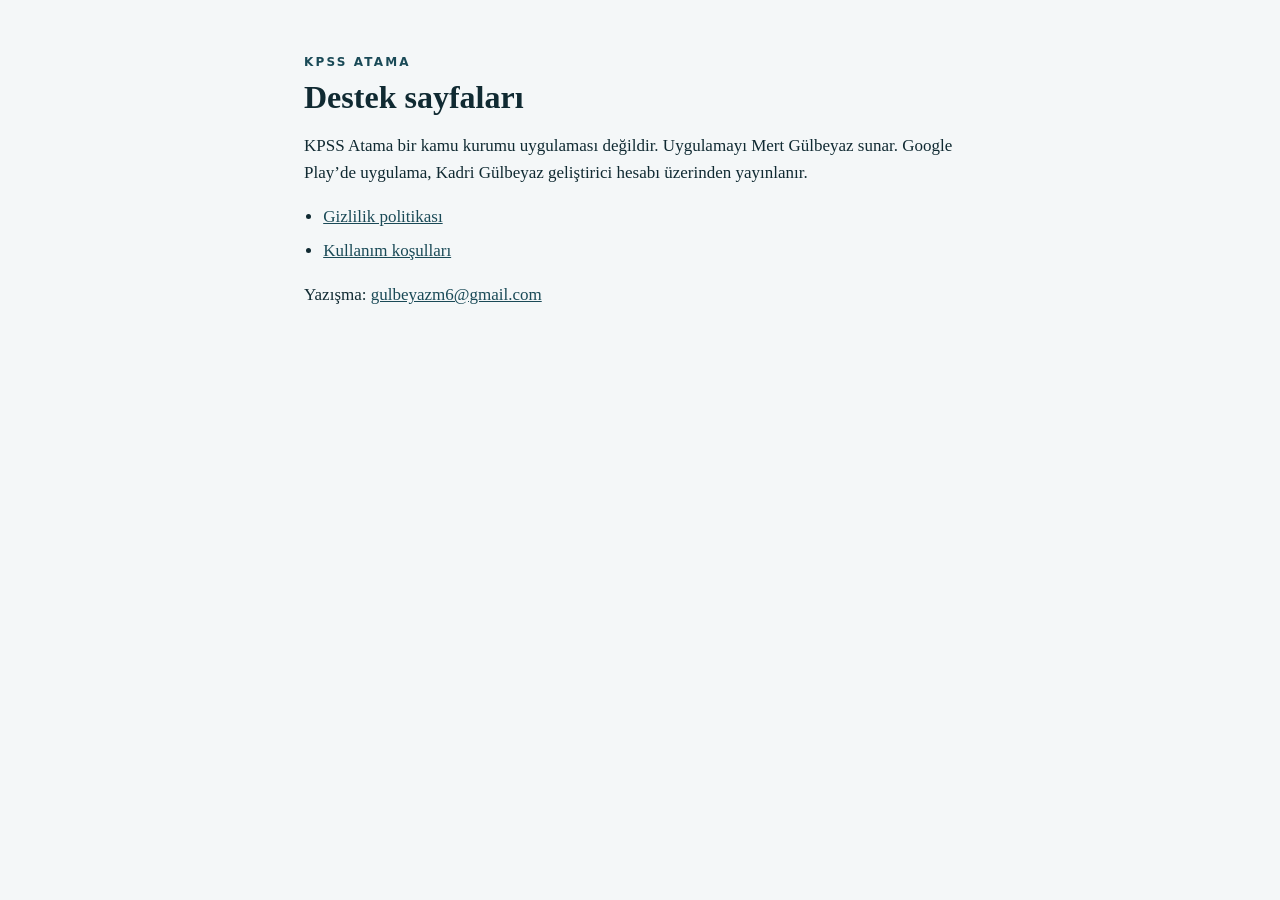
<file: index.html>
<!DOCTYPE html>
<html lang="tr">
<head>
  <meta charset="utf-8" />
  <meta name="viewport" content="width=device-width, initial-scale=1" />
  <title>KPSS Atama destek</title>
  <link rel="stylesheet" href="style.css" />
</head>
<body>
  <main>
    <p class="kicker">KPSS ATAMA</p>
    <h1>Destek sayfaları</h1>
    <p>KPSS Atama bir kamu kurumu uygulaması değildir. Uygulamayı Mert Gülbeyaz sunar. Google Play’de uygulama, Kadri Gülbeyaz geliştirici hesabı üzerinden yayınlanır.</p>
    <ul>
      <li><a href="privacy-policy/">Gizlilik politikası</a></li>
      <li><a href="terms/">Kullanım koşulları</a></li>
    </ul>
    <p>Yazışma: <a href="mailto:gulbeyazm6@gmail.com">gulbeyazm6@gmail.com</a></p>
  </main>
</body>
</html>
</file>
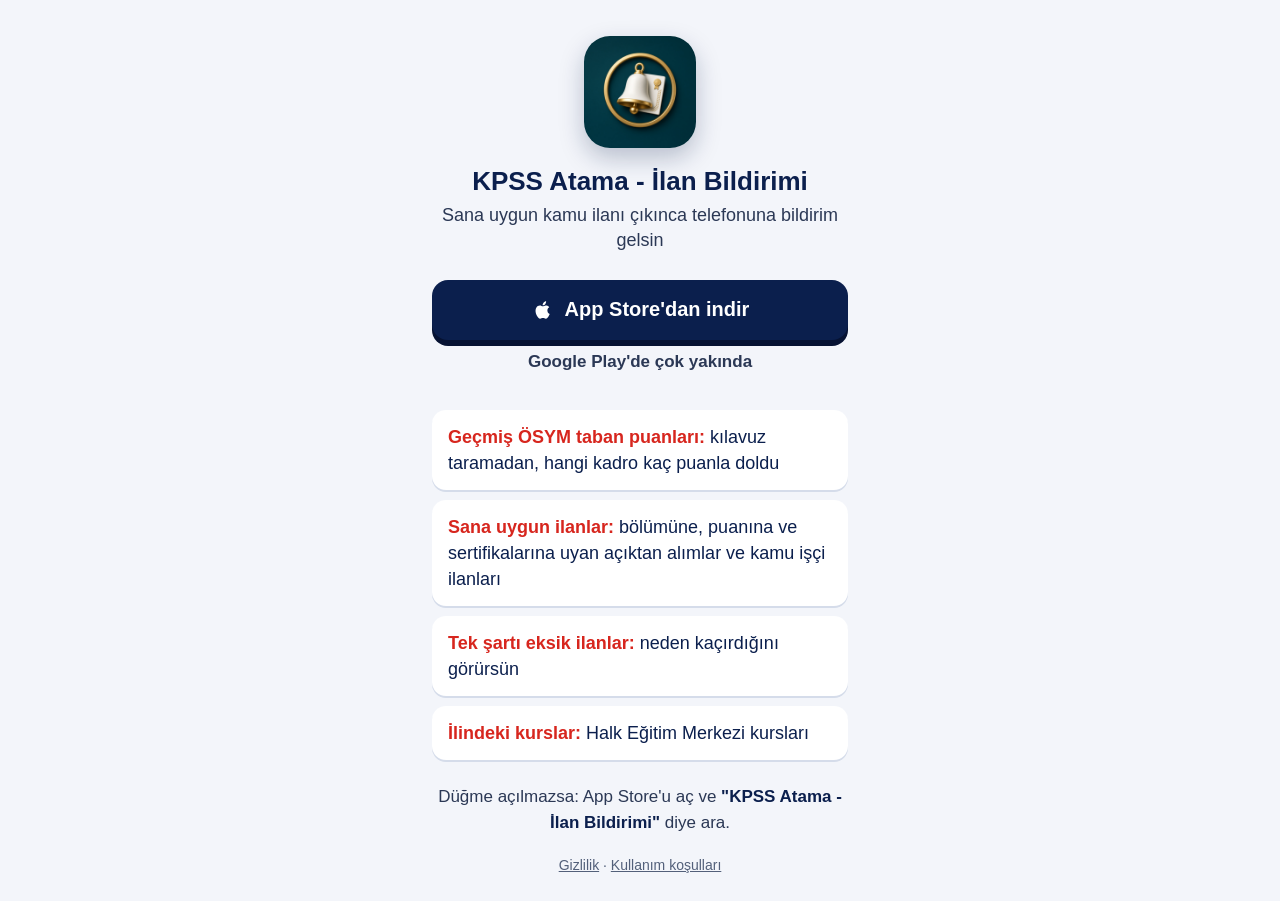
<file: indir/index.html>
<!doctype html>
<html lang="tr">
<head>
<meta charset="utf-8">
<meta name="viewport" content="width=device-width, initial-scale=1">
<title>KPSS Atama - İlan Bildirimi | İndir</title>
<meta name="description" content="Puanına, bölümüne ve sertifikalarına uygun kamu ilanı çıkınca bildirim al. App Store'dan indir.">
<meta property="og:title" content="KPSS Atama - İlan Bildirimi">
<meta property="og:description" content="Sana uygun kamu ilanı çıkınca telefonuna bildirim gelsin.">
<meta property="og:image" content="https://mertglbyz.github.io/KPSS_Atama_Support/indir/icon.png">
<link rel="icon" href="icon.png">
<style>
*{margin:0;padding:0;box-sizing:border-box}
body{font-family:-apple-system,BlinkMacSystemFont,'Segoe UI',Roboto,sans-serif;background:#F3F5FA;color:#0B1F4D;min-height:100vh;display:flex;justify-content:center}
main{width:100%;max-width:460px;padding:36px 22px 28px;display:flex;flex-direction:column;align-items:center;text-align:center}
img{width:112px;height:112px;border-radius:26px;box-shadow:0 10px 24px rgba(11,31,77,.25)}
h1{font-size:26px;font-weight:800;margin-top:18px;line-height:1.2}
.tag{font-size:16px;color:#53607A;margin-top:6px}
.btn{display:flex;align-items:center;justify-content:center;gap:10px;width:100%;margin-top:26px;background:#0B1F4D;color:#fff;text-decoration:none;
 font-size:20px;font-weight:800;padding:18px;border-radius:16px;box-shadow:0 6px 0 #061232}
.btn:active{transform:translateY(3px);box-shadow:0 3px 0 #061232}
.btn svg{width:24px;height:24px;fill:#fff}
.soon{margin-top:12px;font-size:15px;color:#53607A;font-weight:600}
ul{list-style:none;width:100%;margin-top:28px;text-align:left}
li{background:#fff;border-radius:14px;padding:14px 16px;margin-top:10px;font-size:16px;line-height:1.35;box-shadow:0 2px 0 #D5DCEA}
li b{color:#D7261E}
.help{margin-top:24px;font-size:14px;color:#53607A;line-height:1.5}
.help b{color:#0B1F4D}
.tt{display:none;width:100%;margin-top:22px;background:#FFF7D6;border:3px solid #D97706;border-radius:18px;padding:18px 16px;text-align:left}
.tt h2{font-size:19px;font-weight:800;line-height:1.3;text-align:center}
.tt ol{margin:12px 0 0 0;list-style:none}.tt ol li{background:#fff;font-size:17px;font-weight:600;margin-top:10px;box-shadow:none}
.copy{display:block;width:100%;margin-top:12px;border:0;border-radius:14px;padding:15px;font-family:inherit;font-size:17px;font-weight:800;line-height:1.3;background:#0B1F4D;color:#fff}
.copy.alt{background:#fff;color:#0B1F4D;border:2px solid #0B1F4D}
.tt p{font-size:14px;color:#53607A;margin-top:12px;text-align:center;line-height:1.45}
.is-tt .tt{display:block}.is-tt .help{display:none}
.is-android .btn,.is-android .tt,.is-android .help{display:none}.is-android .soon{font-size:18px;color:#B45309;margin-top:26px}
footer{margin-top:22px;font-size:12px;color:#8A94AA}
footer a{color:#8A94AA}

/* okunurluk */
.tag{font-size:18px;color:#2B3855;font-weight:500;line-height:1.4}
.soon{font-size:17px;color:#2B3855}
li{font-size:18px;line-height:1.45;color:#0B1F4D}
.help{font-size:17px;color:#2B3855}
footer,footer a{font-size:14px;color:#53607A}
.tt{border-width:4px;padding:22px 16px}
.tt h2{font-size:23px;line-height:1.3}
.tt ol{margin-top:16px}
.tt ol li{display:flex;gap:14px;align-items:center;font-size:20px;line-height:1.35;padding:16px 14px;margin-top:12px}
.tt ol li i{flex:none;width:44px;height:44px;border-radius:50%;background:#D7261E;color:#fff;font-style:normal;font-size:24px;font-weight:800;display:flex;align-items:center;justify-content:center}
.tt ol li b{color:#D7261E}
.copy{font-size:18px;padding:17px 12px;margin-top:14px}
.tt p{font-size:17px}
.or{font-size:17px;font-weight:800;color:#2B3855;margin-top:18px;text-align:center}
</style>
</head>
<body>
<main>
  <img src="icon.png" alt="">
  <h1>KPSS Atama - İlan Bildirimi</h1>
  <p class="tag">Sana uygun kamu ilanı çıkınca telefonuna bildirim gelsin</p>

  <section class="tt">
    <h2>TikTok buradan App Store'u açmıyor.<br>İndirmek için:</h2>
    <ol>
      <li><i>1</i><span>Sağ üstteki <b>⋯</b> ya da paylaş simgesine dokun</span></li>
      <li><i>2</i><span><b>"Tarayıcıda aç"</b> seçeneğine dokun</span></li>
      <li><i>3</i><span>Açılan sayfada <b>App Store'dan indir</b> düğmesine bas</span></li>
    </ol>
    <p class="or">Menüyü bulamazsan:</p>
    <button class="copy" data-copy="KPSS Atama - İlan Bildirimi">Uygulamanın adını kopyala</button>
    <p>Sonra App Store'u aç, arama kutusuna yapıştır.</p>
    <button class="copy alt" data-copy="https://apps.apple.com/tr/app/id6826869832">Bağlantıyı kopyala</button>
  </section>

  <a class="btn" href="https://apps.apple.com/tr/app/id6826869832">
    <svg viewBox="0 0 24 24" aria-hidden="true"><path d="M16.37 12.6c-.02-2.2 1.8-3.26 1.88-3.31-1.03-1.5-2.62-1.7-3.18-1.73-1.35-.14-2.64.8-3.33.8-.69 0-1.74-.78-2.86-.76-1.47.02-2.83.86-3.59 2.17-1.53 2.66-.39 6.6 1.1 8.75.73 1.05 1.6 2.24 2.73 2.2 1.1-.05 1.51-.71 2.84-.71 1.32 0 1.7.71 2.86.69 1.18-.02 1.93-1.07 2.65-2.13.84-1.22 1.18-2.4 1.2-2.46-.03-.01-2.3-.88-2.32-3.51zM14.2 6.13c.6-.73 1.01-1.75.9-2.76-.87.04-1.92.58-2.54 1.31-.56.64-1.05 1.68-.92 2.67.97.08 1.96-.49 2.56-1.22z"/></svg>
    App Store'dan indir
  </a>
  <p class="soon">Google Play'de çok yakında</p>

  <ul>
    <li><b>Geçmiş ÖSYM taban puanları:</b> kılavuz taramadan, hangi kadro kaç puanla doldu</li>
    <li><b>Sana uygun ilanlar:</b> bölümüne, puanına ve sertifikalarına uyan açıktan alımlar ve kamu işçi ilanları</li>
    <li><b>Tek şartı eksik ilanlar:</b> neden kaçırdığını görürsün</li>
    <li><b>İlindeki kurslar:</b> Halk Eğitim Merkezi kursları</li>
  </ul>

  <p class="help">Düğme açılmazsa: App Store'u aç ve <b>"KPSS Atama - İlan Bildirimi"</b> diye ara.</p>
  <footer><a href="../privacy-policy/">Gizlilik</a> · <a href="../terms/">Kullanım koşulları</a></footer>
</main>
<script>
(function () {
  var ua = navigator.userAgent || '';
  var root = document.documentElement;
  if (/android/i.test(ua)) {
    root.classList.add('is-android');
    document.querySelector(".soon").textContent = "Android sürümü henüz yayında değil. Çok yakında Google Play’de.";
  } else if (/musical_ly|bytedance|tiktok|trill/i.test(ua)) {
    root.classList.add('is-tt');
  }
  function fallback(text) {
    var t = document.createElement('textarea');
    t.value = text; t.setAttribute('readonly', ''); t.style.position = 'fixed'; t.style.opacity = '0';
    document.body.appendChild(t); t.select(); t.setSelectionRange(0, text.length);
    var ok = false; try { ok = document.execCommand('copy'); } catch (e) {}
    document.body.removeChild(t); return ok;
  }
  Array.prototype.forEach.call(document.querySelectorAll('.copy'), function (b) {
    var label = b.textContent;
    b.addEventListener('click', function () {
      var text = b.getAttribute('data-copy');
      function done(ok) { b.textContent = ok ? 'Kopyalandı ✓' : text; setTimeout(function () { b.textContent = label; }, ok ? 2500 : 8000); }
      if (navigator.clipboard && navigator.clipboard.writeText) {
        navigator.clipboard.writeText(text).then(function () { done(true); }, function () { done(fallback(text)); });
      } else { done(fallback(text)); }
    });
  });
})();
</script>
</body>
</html>
</file>
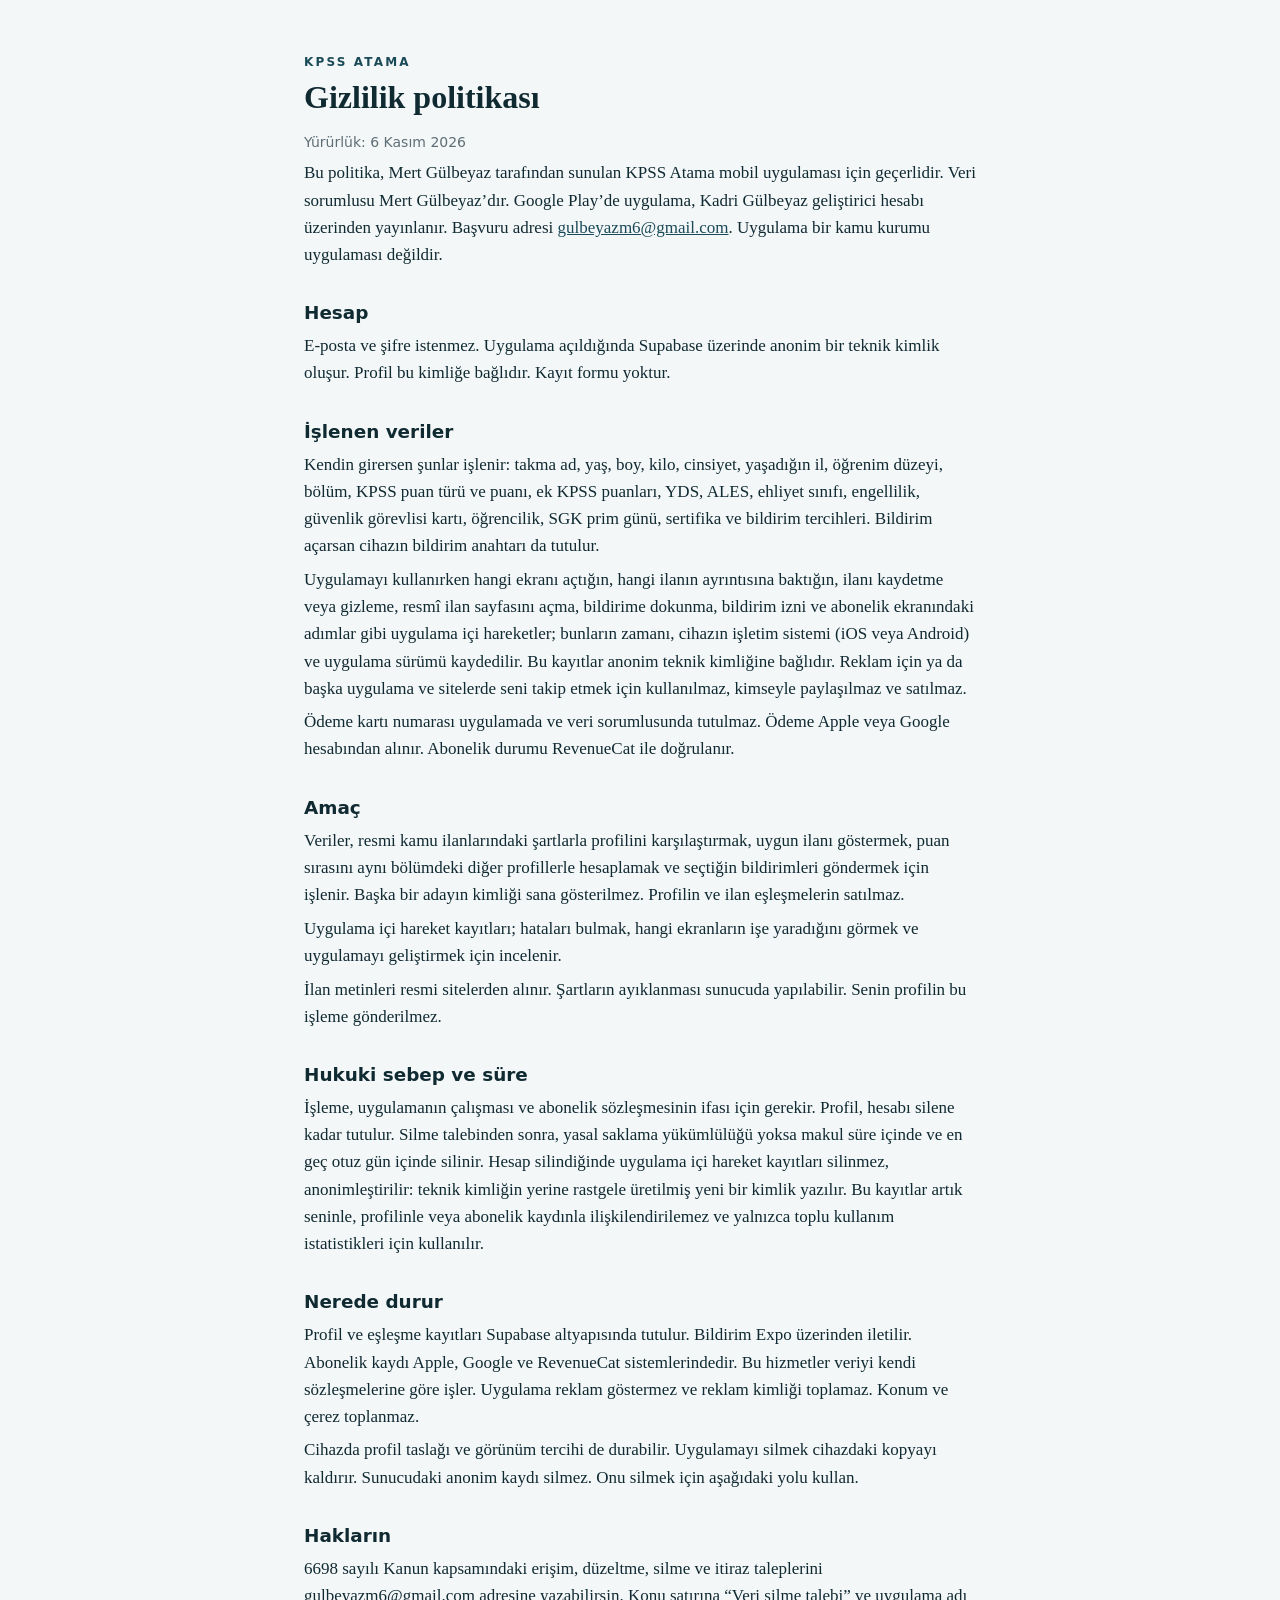
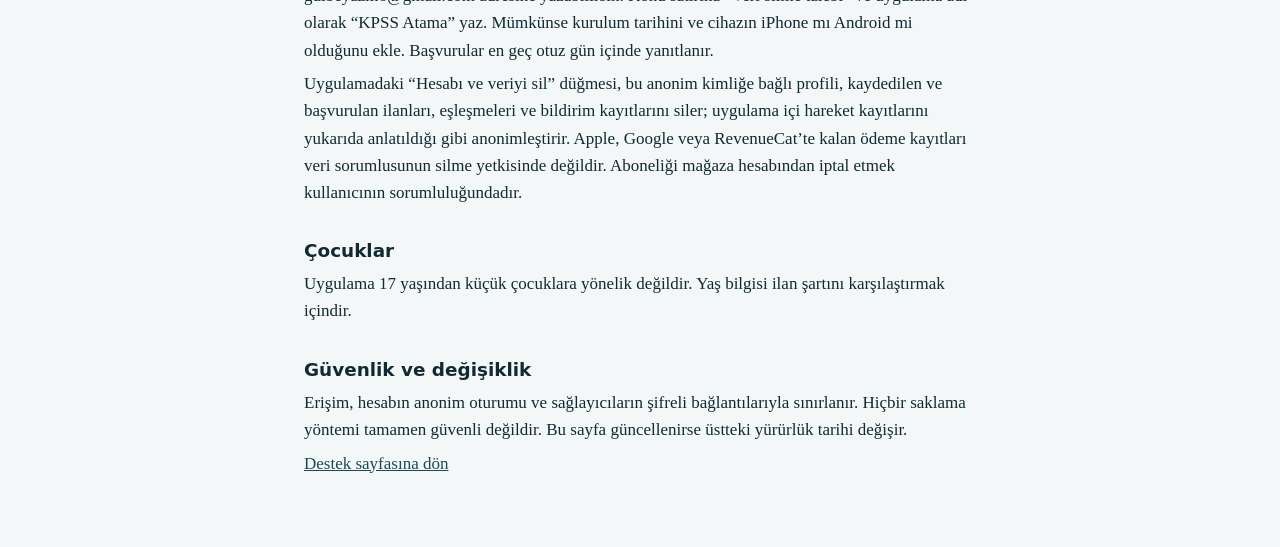
<file: privacy-policy/index.html>
<!DOCTYPE html>
<html lang="tr">
<head>
  <meta charset="utf-8" />
  <meta name="viewport" content="width=device-width, initial-scale=1" />
  <title>Gizlilik politikası — KPSS Atama</title>
  <link rel="stylesheet" href="../style.css" />
</head>
<body>
  <main>
    <p class="kicker">KPSS ATAMA</p>
    <h1>Gizlilik politikası</h1>
    <p class="meta">Yürürlük: 6 Kasım 2026</p>
    <p>Bu politika, Mert Gülbeyaz tarafından sunulan KPSS Atama mobil uygulaması için geçerlidir. Veri sorumlusu Mert Gülbeyaz’dır. Google Play’de uygulama, Kadri Gülbeyaz geliştirici hesabı üzerinden yayınlanır. Başvuru adresi <a href="mailto:gulbeyazm6@gmail.com">gulbeyazm6@gmail.com</a>. Uygulama bir kamu kurumu uygulaması değildir.</p>

    <h2>Hesap</h2>
    <p>E-posta ve şifre istenmez. Uygulama açıldığında Supabase üzerinde anonim bir teknik kimlik oluşur. Profil bu kimliğe bağlıdır. Kayıt formu yoktur.</p>

    <h2>İşlenen veriler</h2>
    <p>Kendin girersen şunlar işlenir: takma ad, yaş, boy, kilo, cinsiyet, yaşadığın il, öğrenim düzeyi, bölüm, KPSS puan türü ve puanı, ek KPSS puanları, YDS, ALES, ehliyet sınıfı, engellilik, güvenlik görevlisi kartı, öğrencilik, SGK prim günü, sertifika ve bildirim tercihleri. Bildirim açarsan cihazın bildirim anahtarı da tutulur.</p>
    <p>Uygulamayı kullanırken hangi ekranı açtığın, hangi ilanın ayrıntısına baktığın, ilanı kaydetme veya gizleme, resmî ilan sayfasını açma, bildirime dokunma, bildirim izni ve abonelik ekranındaki adımlar gibi uygulama içi hareketler; bunların zamanı, cihazın işletim sistemi (iOS veya Android) ve uygulama sürümü kaydedilir. Bu kayıtlar anonim teknik kimliğine bağlıdır. Reklam için ya da başka uygulama ve sitelerde seni takip etmek için kullanılmaz, kimseyle paylaşılmaz ve satılmaz.</p>
    <p>Ödeme kartı numarası uygulamada ve veri sorumlusunda tutulmaz. Ödeme Apple veya Google hesabından alınır. Abonelik durumu RevenueCat ile doğrulanır.</p>

    <h2>Amaç</h2>
    <p>Veriler, resmi kamu ilanlarındaki şartlarla profilini karşılaştırmak, uygun ilanı göstermek, puan sırasını aynı bölümdeki diğer profillerle hesaplamak ve seçtiğin bildirimleri göndermek için işlenir. Başka bir adayın kimliği sana gösterilmez. Profilin ve ilan eşleşmelerin satılmaz.</p>
    <p>Uygulama içi hareket kayıtları; hataları bulmak, hangi ekranların işe yaradığını görmek ve uygulamayı geliştirmek için incelenir.</p>
    <p>İlan metinleri resmi sitelerden alınır. Şartların ayıklanması sunucuda yapılabilir. Senin profilin bu işleme gönderilmez.</p>

    <h2>Hukuki sebep ve süre</h2>
    <p>İşleme, uygulamanın çalışması ve abonelik sözleşmesinin ifası için gerekir. Profil, hesabı silene kadar tutulur. Silme talebinden sonra, yasal saklama yükümlülüğü yoksa makul süre içinde ve en geç otuz gün içinde silinir. Hesap silindiğinde uygulama içi hareket kayıtları silinmez, anonimleştirilir: teknik kimliğin yerine rastgele üretilmiş yeni bir kimlik yazılır. Bu kayıtlar artık seninle, profilinle veya abonelik kaydınla ilişkilendirilemez ve yalnızca toplu kullanım istatistikleri için kullanılır.</p>

    <h2>Nerede durur</h2>
    <p>Profil ve eşleşme kayıtları Supabase altyapısında tutulur. Bildirim Expo üzerinden iletilir. Abonelik kaydı Apple, Google ve RevenueCat sistemlerindedir. Bu hizmetler veriyi kendi sözleşmelerine göre işler. Uygulama reklam göstermez ve reklam kimliği toplamaz. Konum ve çerez toplanmaz.</p>
    <p>Cihazda profil taslağı ve görünüm tercihi de durabilir. Uygulamayı silmek cihazdaki kopyayı kaldırır. Sunucudaki anonim kaydı silmez. Onu silmek için aşağıdaki yolu kullan.</p>

    <h2>Hakların</h2>
    <p>6698 sayılı Kanun kapsamındaki erişim, düzeltme, silme ve itiraz taleplerini gulbeyazm6@gmail.com adresine yazabilirsin. Konu satırına “Veri silme talebi” ve uygulama adı olarak “KPSS Atama” yaz. Mümkünse kurulum tarihini ve cihazın iPhone mı Android mi olduğunu ekle. Başvurular en geç otuz gün içinde yanıtlanır.</p>
    <p>Uygulamadaki “Hesabı ve veriyi sil” düğmesi, bu anonim kimliğe bağlı profili, kaydedilen ve başvurulan ilanları, eşleşmeleri ve bildirim kayıtlarını siler; uygulama içi hareket kayıtlarını yukarıda anlatıldığı gibi anonimleştirir. Apple, Google veya RevenueCat’te kalan ödeme kayıtları veri sorumlusunun silme yetkisinde değildir. Aboneliği mağaza hesabından iptal etmek kullanıcının sorumluluğundadır.</p>

    <h2>Çocuklar</h2>
    <p>Uygulama 17 yaşından küçük çocuklara yönelik değildir. Yaş bilgisi ilan şartını karşılaştırmak içindir.</p>

    <h2>Güvenlik ve değişiklik</h2>
    <p>Erişim, hesabın anonim oturumu ve sağlayıcıların şifreli bağlantılarıyla sınırlanır. Hiçbir saklama yöntemi tamamen güvenli değildir. Bu sayfa güncellenirse üstteki yürürlük tarihi değişir.</p>
    <p><a href="../">Destek sayfasına dön</a></p>
  </main>
</body>
</html>
</file>
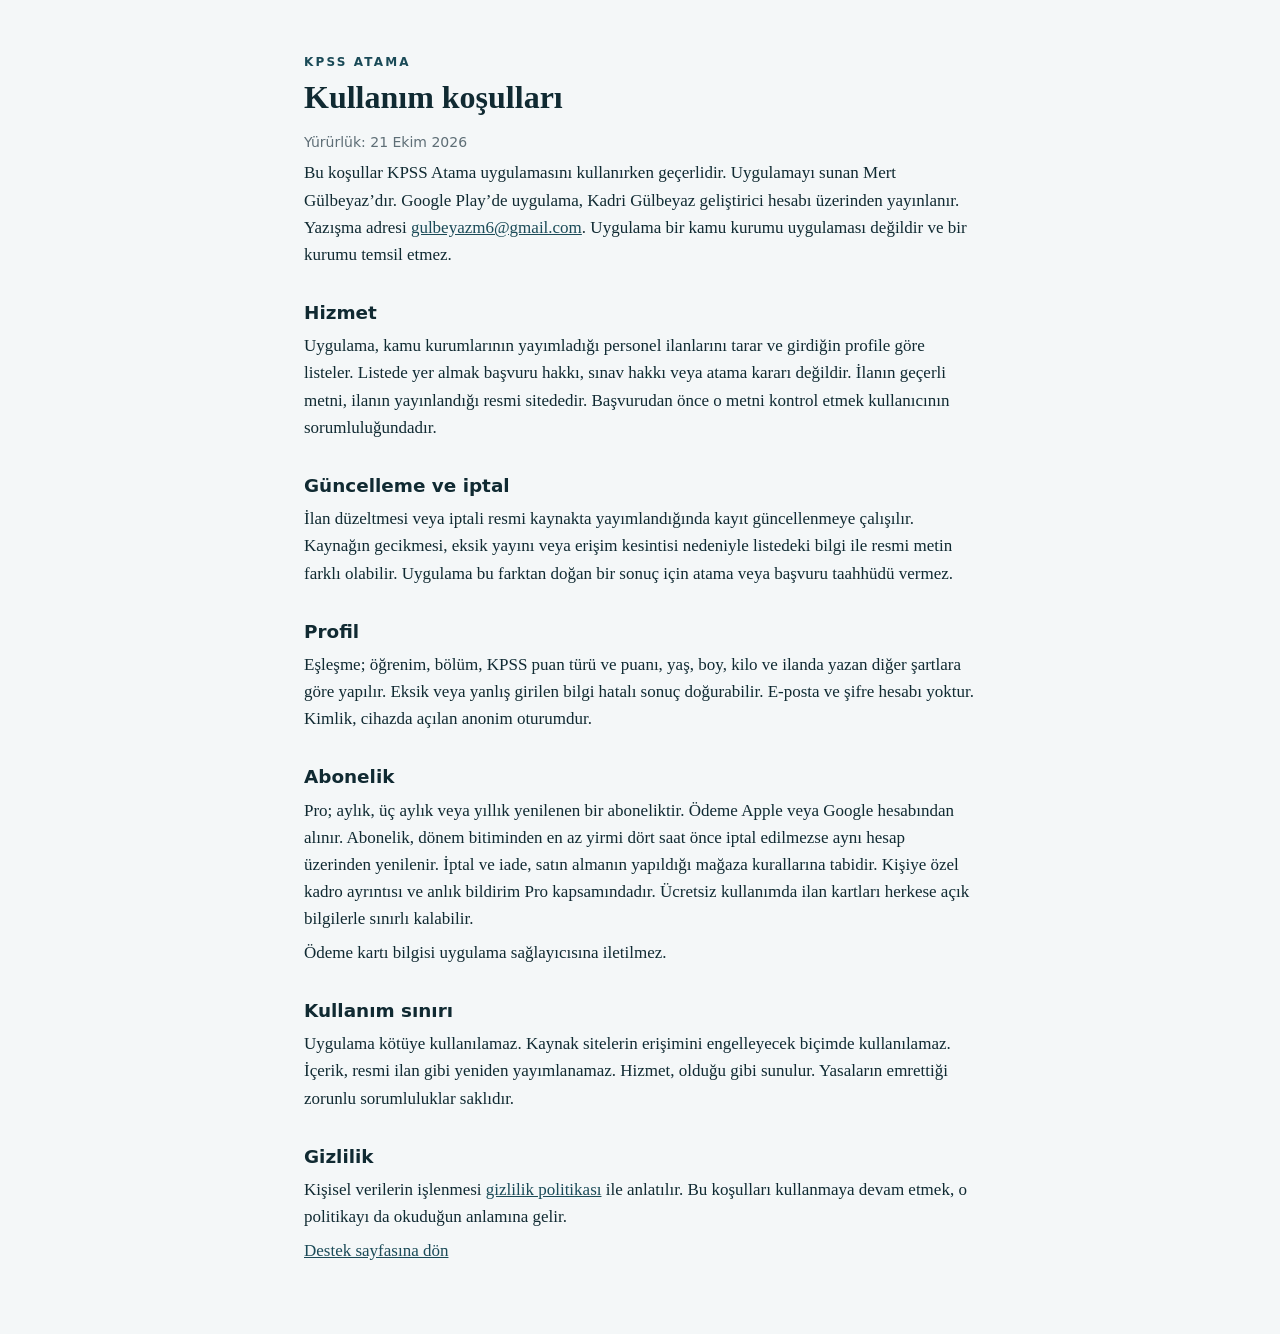
<file: terms/index.html>
<!DOCTYPE html>
<html lang="tr">
<head>
  <meta charset="utf-8" />
  <meta name="viewport" content="width=device-width, initial-scale=1" />
  <title>Kullanım koşulları — KPSS Atama</title>
  <link rel="stylesheet" href="../style.css" />
</head>
<body>
  <main>
    <p class="kicker">KPSS ATAMA</p>
    <h1>Kullanım koşulları</h1>
    <p class="meta">Yürürlük: 21 Ekim 2026</p>
    <p>Bu koşullar KPSS Atama uygulamasını kullanırken geçerlidir. Uygulamayı sunan Mert Gülbeyaz’dır. Google Play’de uygulama, Kadri Gülbeyaz geliştirici hesabı üzerinden yayınlanır. Yazışma adresi <a href="mailto:gulbeyazm6@gmail.com">gulbeyazm6@gmail.com</a>. Uygulama bir kamu kurumu uygulaması değildir ve bir kurumu temsil etmez.</p>

    <h2>Hizmet</h2>
    <p>Uygulama, kamu kurumlarının yayımladığı personel ilanlarını tarar ve girdiğin profile göre listeler. Listede yer almak başvuru hakkı, sınav hakkı veya atama kararı değildir. İlanın geçerli metni, ilanın yayınlandığı resmi sitededir. Başvurudan önce o metni kontrol etmek kullanıcının sorumluluğundadır.</p>

    <h2>Güncelleme ve iptal</h2>
    <p>İlan düzeltmesi veya iptali resmi kaynakta yayımlandığında kayıt güncellenmeye çalışılır. Kaynağın gecikmesi, eksik yayını veya erişim kesintisi nedeniyle listedeki bilgi ile resmi metin farklı olabilir. Uygulama bu farktan doğan bir sonuç için atama veya başvuru taahhüdü vermez.</p>

    <h2>Profil</h2>
    <p>Eşleşme; öğrenim, bölüm, KPSS puan türü ve puanı, yaş, boy, kilo ve ilanda yazan diğer şartlara göre yapılır. Eksik veya yanlış girilen bilgi hatalı sonuç doğurabilir. E-posta ve şifre hesabı yoktur. Kimlik, cihazda açılan anonim oturumdur.</p>

    <h2>Abonelik</h2>
    <p>Pro; aylık, üç aylık veya yıllık yenilenen bir aboneliktir. Ödeme Apple veya Google hesabından alınır. Abonelik, dönem bitiminden en az yirmi dört saat önce iptal edilmezse aynı hesap üzerinden yenilenir. İptal ve iade, satın almanın yapıldığı mağaza kurallarına tabidir. Kişiye özel kadro ayrıntısı ve anlık bildirim Pro kapsamındadır. Ücretsiz kullanımda ilan kartları herkese açık bilgilerle sınırlı kalabilir.</p>
    <p>Ödeme kartı bilgisi uygulama sağlayıcısına iletilmez.</p>

    <h2>Kullanım sınırı</h2>
    <p>Uygulama kötüye kullanılamaz. Kaynak sitelerin erişimini engelleyecek biçimde kullanılamaz. İçerik, resmi ilan gibi yeniden yayımlanamaz. Hizmet, olduğu gibi sunulur. Yasaların emrettiği zorunlu sorumluluklar saklıdır.</p>

    <h2>Gizlilik</h2>
    <p>Kişisel verilerin işlenmesi <a href="../privacy-policy/">gizlilik politikası</a> ile anlatılır. Bu koşulları kullanmaya devam etmek, o politikayı da okuduğun anlamına gelir.</p>
    <p><a href="../">Destek sayfasına dön</a></p>
  </main>
</body>
</html>
</file>
<file: style.css>
:root { color-scheme: light; }
body { margin: 0; background: #f4f7f8; color: #102a32; font: 17px/1.6 Georgia, "Times New Roman", serif; }
main { max-width: 42rem; margin: 0 auto; padding: 3rem 1.25rem 4rem; }
a { color: #1a4a57; }
.kicker { letter-spacing: 0.18em; font: 600 12px/1.4 system-ui, sans-serif; color: #1a4a57; }
h1 { font-size: 2rem; line-height: 1.2; margin: 0.2rem 0 1rem; }
h2 { font: 600 1.15rem/1.4 system-ui, sans-serif; margin: 2rem 0 0.4rem; }
p, li { margin: 0.4rem 0; }
ul { padding-left: 1.2rem; }
.meta { font: 14px/1.5 system-ui, sans-serif; color: #5e6e76; }
</file>
